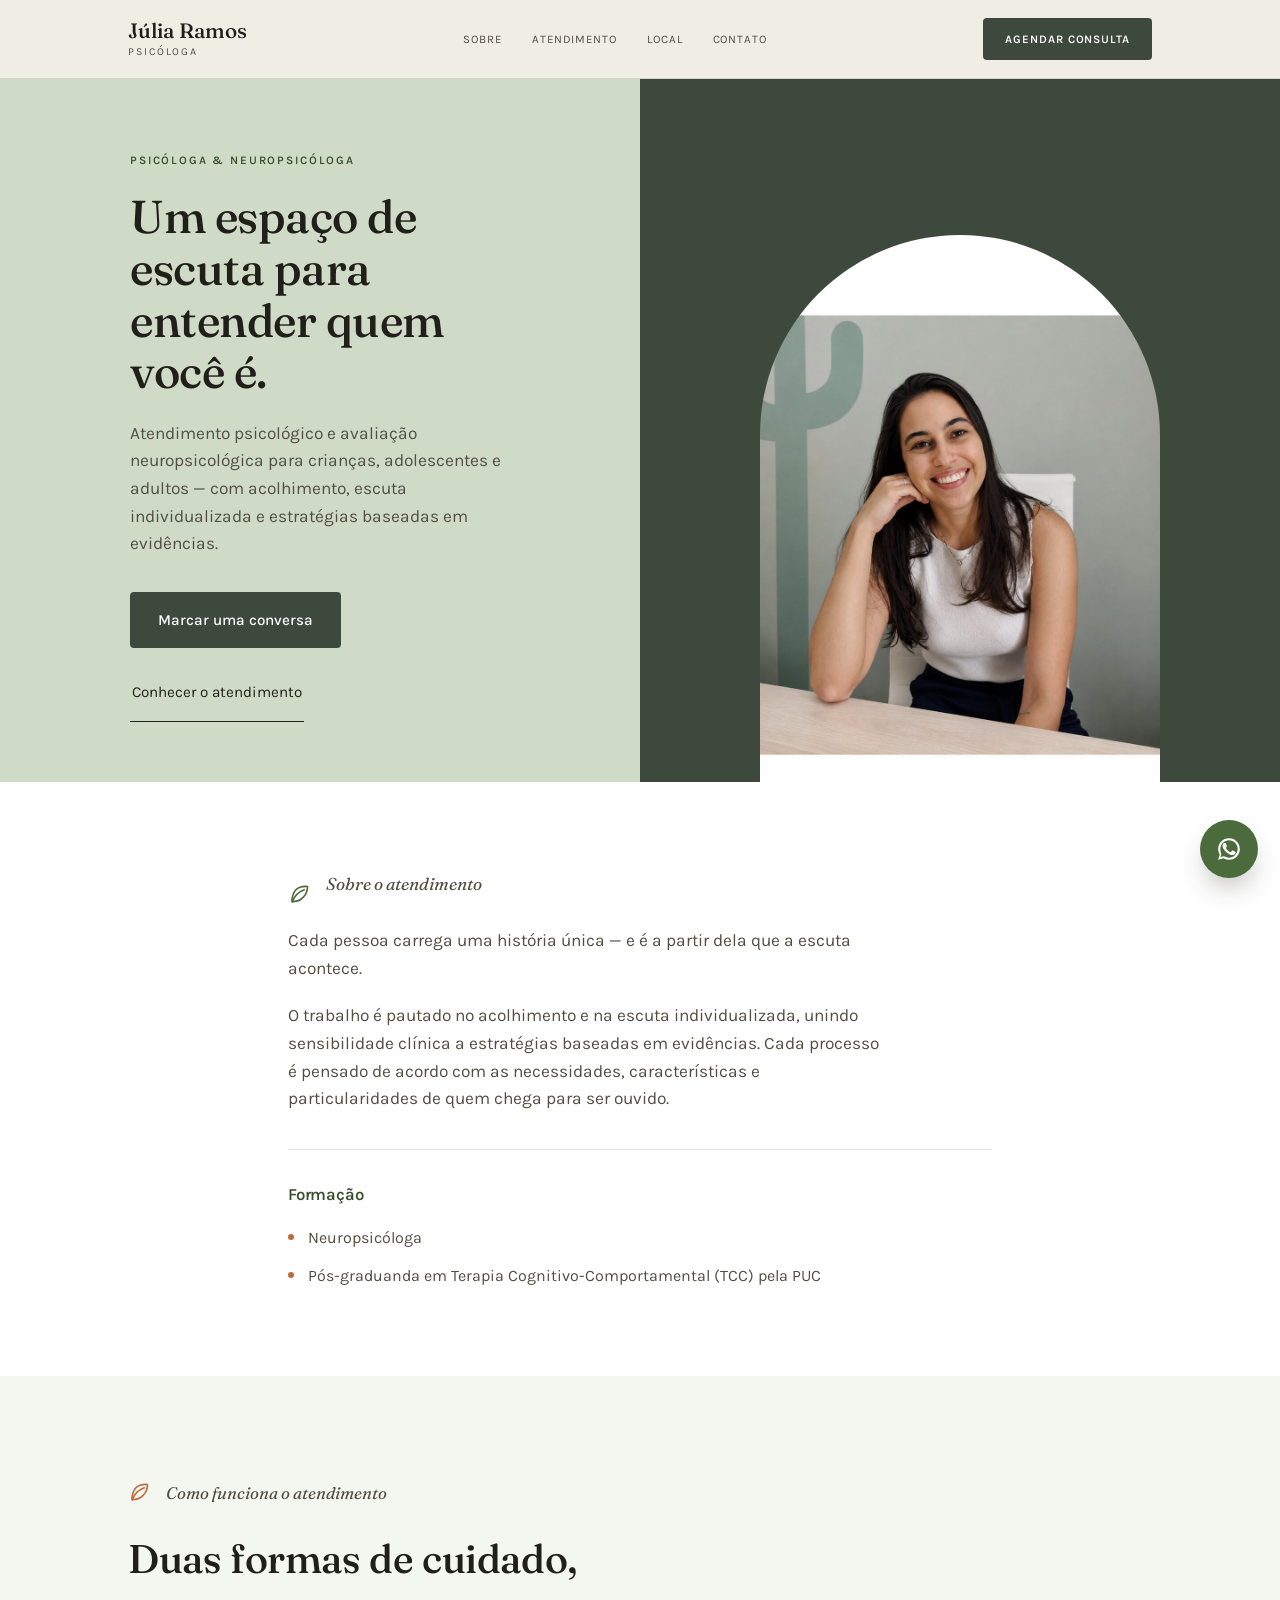
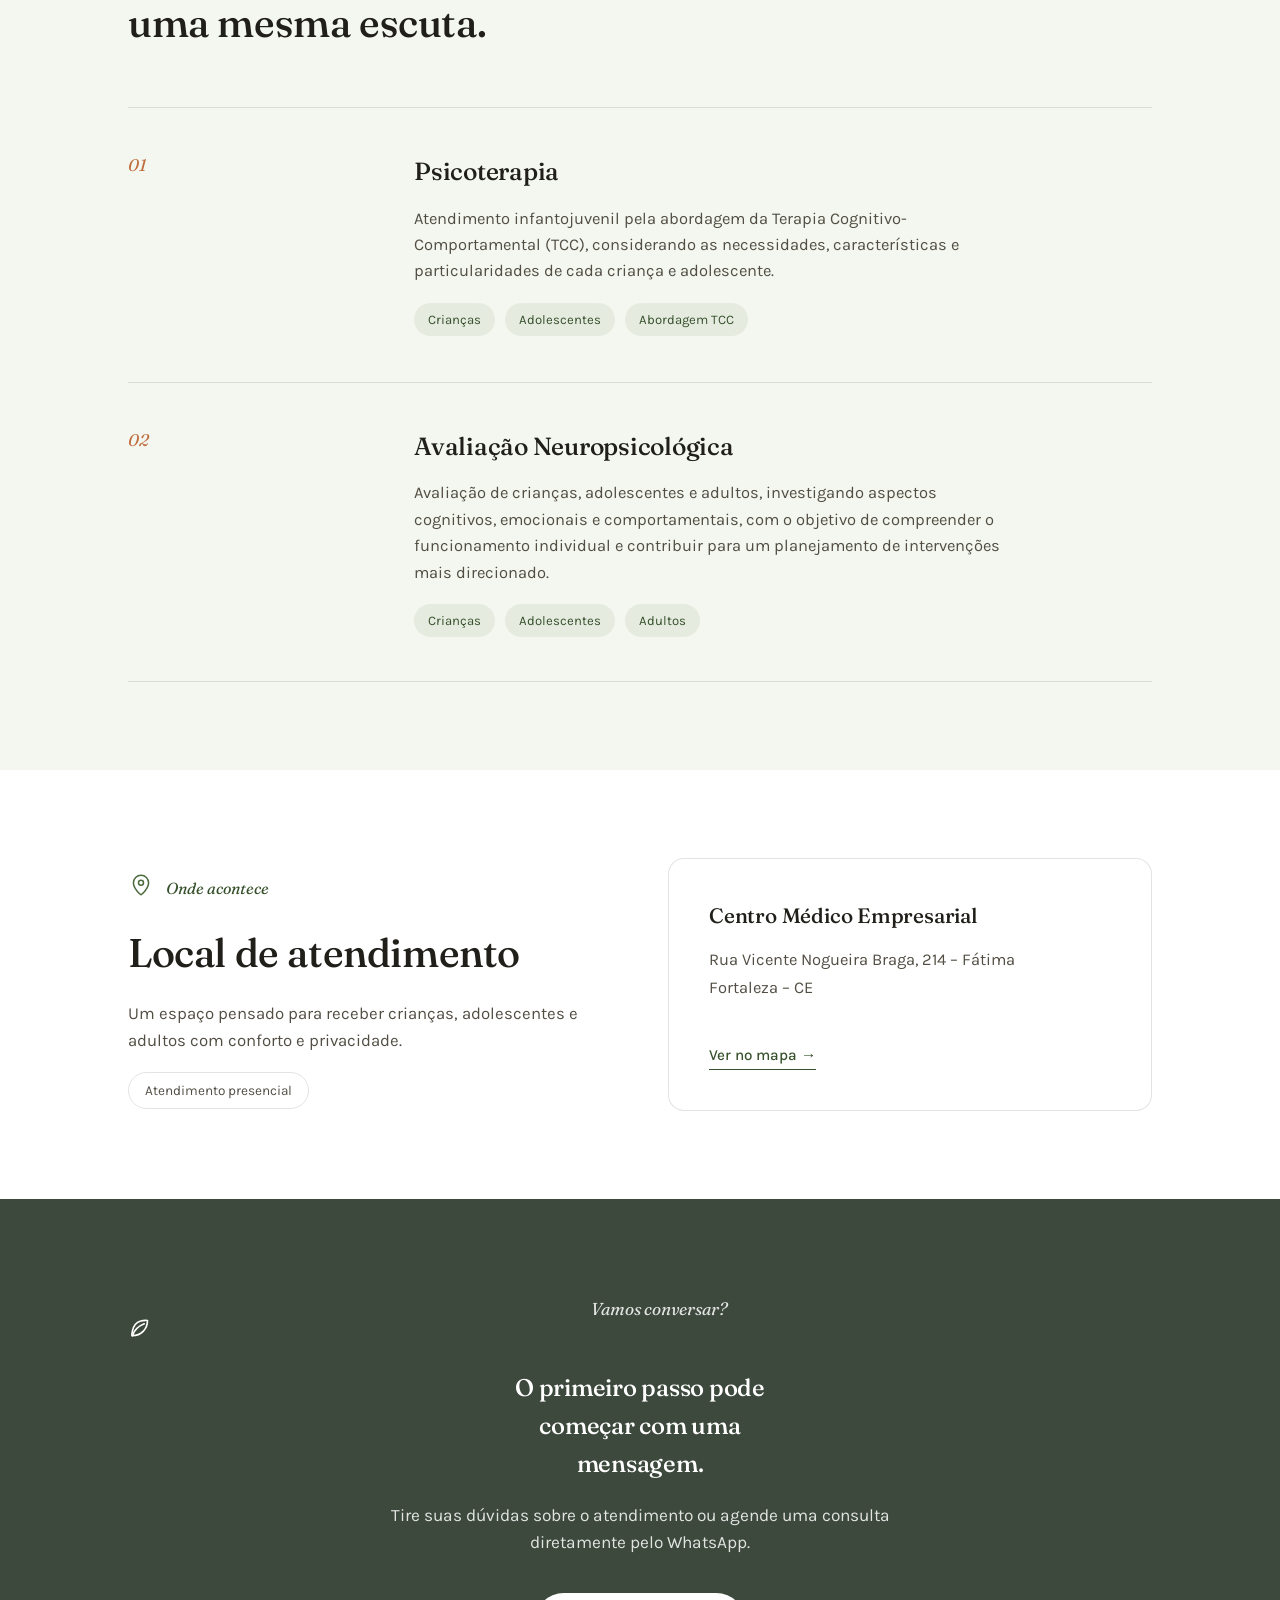
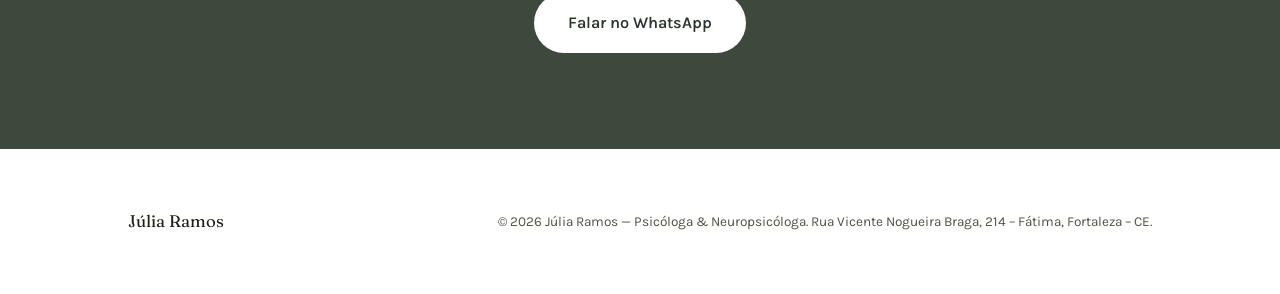
<file: index.html>
<!DOCTYPE html>
<html lang="pt-BR">
<head>
<meta charset="UTF-8">
<meta name="viewport" content="width=device-width, initial-scale=1.0">
<title>Júlia Ramos | Psicóloga e Neuropsicóloga</title>
<meta name="description" content="Atendimento psicológico e avaliação neuropsicológica para crianças, adolescentes e adultos, em Fortaleza.">
<link rel="canonical" href="https://julia-ramos.netlify.app/">
<meta property="og:type" content="website">
<meta property="og:site_name" content="Júlia Ramos">
<meta property="og:title" content="Júlia Ramos | Psicóloga e Neuropsicóloga">
<meta property="og:description" content="Atendimento psicológico e avaliação neuropsicológica para crianças, adolescentes e adultos, em Fortaleza.">
<meta property="og:url" content="https://julia-ramos.netlify.app/">
<meta property="og:image" content="https://julia-ramos.netlify.app/assets/foto-hero.jpg">
<meta property="og:locale" content="pt_BR">
<meta name="twitter:card" content="summary_large_image">
<script type="application/ld+json">
{
  "@context": "https://schema.org",
  "@type": "MedicalBusiness",
  "name": "Júlia Ramos - Psicóloga e Neuropsicóloga",
  "url": "https://julia-ramos.netlify.app/",
  "image": "https://julia-ramos.netlify.app/assets/foto-hero.jpg",
  "description": "Atendimento psicológico e avaliação neuropsicológica para crianças, adolescentes e adultos.",
  "address": {
    "@type": "PostalAddress",
    "streetAddress": "Rua Vicente Nogueira Braga, 214",
    "addressLocality": "Fortaleza",
    "addressRegion": "CE",
    "addressCountry": "BR"
  }
}
</script><link rel="preconnect" href="https://fonts.googleapis.com">
<link rel="preconnect" href="https://fonts.gstatic.com" crossorigin>
<link href="https://fonts.googleapis.com/css2?family=Fraunces:ital,opsz,wght@0,9..144,300;0,9..144,400;0,9..144,500;0,9..144,600;1,9..144,400;1,9..144,500&family=Karla:wght@300;400;500;600&display=swap" rel="stylesheet">
<link rel="stylesheet" href="style.css">
<link rel="icon" href="favicon.ico" sizes="any">
<link rel="icon" type="image/png" sizes="32x32" href="assets/favicon-32.png">
<link rel="icon" type="image/png" sizes="16x16" href="assets/favicon-16.png">
<link rel="apple-touch-icon" sizes="180x180" href="assets/apple-touch-icon.png">
<link rel="icon" type="image/png" sizes="512x512" href="assets/favicon-512.png">
</head>
<body>

<header>
  <div class="nav">
    <div class="brand">
      <span class="brand-name">Júlia Ramos</span>
      <span class="brand-sub">Psicóloga</span>
    </div>
    <nav class="links">
      <a href="#sobre">Sobre</a>
      <a href="#servicos">Atendimento</a>
      <a href="#local">Local</a>
      <a href="#contato">Contato</a>
    </nav>
    <a class="nav-cta" href="https://wa.me/558592596336?text=Ol%C3%A1%2C%20J%C3%BAlia%21%20Encontrei%20seu%20site%20e%20gostaria%20de%20agendar%20uma%20consulta." target="_blank" rel="noopener">Agendar consulta</a>
  </div>
</header>

<section class="hero-split">
  <div class="hero-left">
    <div class="hero-left-inner reveal">
      <p class="hero-eyebrow">Psicóloga &amp; Neuropsicóloga</p>
      <h1>Um espaço de escuta para entender quem você é.</h1>
      <p class="lede">Atendimento psicológico e avaliação neuropsicológica para crianças, adolescentes e adultos — com acolhimento, escuta individualizada e estratégias baseadas em evidências.</p>
      <div class="hero-actions">
        <a class="btn-primary" href="https://wa.me/558592596336?text=Ol%C3%A1%2C%20J%C3%BAlia%21%20Encontrei%20seu%20site%20e%20gostaria%20de%20agendar%20uma%20consulta." target="_blank" rel="noopener">
          Marcar uma conversa
        </a>
        <a class="btn-secondary" href="#servicos">Conhecer o atendimento</a>
      </div>
    </div>
  </div>
  <div class="hero-right">
    <div class="arch-photo">
      <img src="assets/foto-hero.jpg" alt="Júlia Ramos, psicóloga, sorrindo em seu consultório">
    </div>
  </div>
</section>

<section class="section" id="sobre">
  <div class="wrap about-grid">
    <div class="about-text reveal">
      <div class="kicker-row">
        <span class="scroll-icon" aria-hidden="true"><svg class="sway" viewBox="0 0 24 24" fill="none" stroke="var(--sage)" stroke-width="1.5" stroke-linecap="round" stroke-linejoin="round"><path d="M4 20c8 0 14-6 14-14 0 0-12-2-14 10-1 5 0 4 0 4z"/><path d="M4 20c2-6 6-9 11-11"/></svg></span>
        <p class="kicker">Sobre o atendimento</p>
      </div>
      <p>Cada pessoa carrega uma história única — e é a partir dela que a escuta acontece.</p>
      <p>O trabalho é pautado no acolhimento e na escuta individualizada, unindo sensibilidade clínica a estratégias baseadas em evidências. Cada processo é pensado de acordo com as necessidades, características e particularidades de quem chega para ser ouvido.</p>
      <div class="formacao">
        <h3>Formação</h3>
        <ul>
          <li>Neuropsicóloga</li>
          <li>Pós-graduanda em Terapia Cognitivo-Comportamental (TCC) pela PUC</li>
        </ul>
      </div>
    </div>
  </div>
</section>

<section class="section section-alt" id="servicos">
  <div class="wrap">
    <div class="section-head">
      <div class="kicker-row">
        <span class="scroll-icon" aria-hidden="true"><svg class="sway" viewBox="0 0 24 24" fill="none" stroke="var(--peach-deep)" stroke-width="1.5" stroke-linecap="round" stroke-linejoin="round"><path d="M4 20c8 0 14-6 14-14 0 0-12-2-14 10-1 5 0 4 0 4z"/><path d="M4 20c2-6 6-9 11-11"/></svg></span>
        <p class="kicker">Como funciona o atendimento</p>
      </div>
      <h2>Duas formas de cuidado, uma mesma escuta.</h2>
    </div>
    <div class="services">
      <div class="service-row reveal">
        <div class="service-num">01</div>
        <div>
          <h3>Psicoterapia</h3>
          <p>Atendimento infantojuvenil pela abordagem da Terapia Cognitivo-Comportamental (TCC), considerando as necessidades, características e particularidades de cada criança e adolescente.</p>
          <div class="service-tags">
            <span>Crianças</span>
            <span>Adolescentes</span>
            <span>Abordagem TCC</span>
          </div>
        </div>
      </div>
      <div class="service-row reveal" style="transition-delay:.12s;">
        <div class="service-num">02</div>
        <div>
          <h3>Avaliação Neuropsicológica</h3>
          <p>Avaliação de crianças, adolescentes e adultos, investigando aspectos cognitivos, emocionais e comportamentais, com o objetivo de compreender o funcionamento individual e contribuir para um planejamento de intervenções mais direcionado.</p>
          <div class="service-tags">
            <span>Crianças</span>
            <span>Adolescentes</span>
            <span>Adultos</span>
          </div>
        </div>
      </div>
    </div>
  </div>
</section>

<section class="section" id="local">
  <div class="wrap location-grid">
    <div class="reveal">
      <div class="kicker-row">
        <span class="scroll-icon" aria-hidden="true"><svg class="sway" viewBox="0 0 24 24" fill="none" stroke="var(--sage)" stroke-width="1.4" stroke-linecap="round"><path d="M12 21s-7-5.2-7-11a7 7 0 0114 0c0 5.8-7 11-7 11z"/><circle cx="12" cy="10" r="2.3"/></svg></span>
        <p class="kicker">Onde acontece</p>
      </div>
      <h2>Local de atendimento</h2>
      <p style="color:var(--ink-soft); margin-top:16px; font-size:1.05rem; max-width:48ch;">Um espaço pensado para receber crianças, adolescentes e adultos com conforto e privacidade.</p>
      <div class="modalities">
        <span>Atendimento presencial</span>
      </div>
    </div>
    <div class="location-card reveal" style="transition-delay:.12s;">
      <h3>Centro Médico Empresarial</h3>
      <p class="addr">Rua Vicente Nogueira Braga, 214 – Fátima<br>Fortaleza – CE</p>
      <a class="location-map-link" href="https://www.google.com/maps/search/?api=1&query=Rua+Vicente+Nogueira+Braga+214+F%C3%A1tima+Fortaleza" target="_blank" rel="noopener">
        Ver no mapa →
      </a>
    </div>
  </div>
</section>

<section class="cta-section" id="contato">
  <div class="wrap reveal">
    <div class="kicker-row" style="justify-content:center;">
      <span class="scroll-icon" aria-hidden="true"><svg class="sway" viewBox="0 0 24 24" fill="none" stroke="#fff" stroke-width="1.5" stroke-linecap="round" stroke-linejoin="round"><path d="M4 20c8 0 14-6 14-14 0 0-12-2-14 10-1 5 0 4 0 4z"/><path d="M4 20c2-6 6-9 11-11"/></svg></span>
      <p class="kicker" style="color:rgba(255,255,255,0.85);">Vamos conversar?</p>
    </div>
    <h2>O primeiro passo pode começar com uma mensagem.</h2>
    <p>Tire suas dúvidas sobre o atendimento ou agende uma consulta diretamente pelo WhatsApp.</p>
    <a class="btn-light" href="https://wa.me/558592596336?text=Ol%C3%A1%2C%20J%C3%BAlia%21%20Encontrei%20seu%20site%20e%20gostaria%20de%20agendar%20uma%20consulta." target="_blank" rel="noopener">
      Falar no WhatsApp
    </a>
  </div>
</section>

<footer>
  <div class="wrap footer-grid">
    <div class="footer-brand">
      <span class="brand-name" style="font-size:1.05rem;">Júlia Ramos</span>
    </div>
    <p class="fine">© 2026 Júlia Ramos — Psicóloga &amp; Neuropsicóloga. Rua Vicente Nogueira Braga, 214 – Fátima, Fortaleza – CE.</p>
  </div>
</footer>

<a class="wa-float" href="https://wa.me/558592596336?text=Ol%C3%A1%2C%20J%C3%BAlia%21%20Encontrei%20seu%20site%20e%20gostaria%20de%20agendar%20uma%20consulta." target="_blank" rel="noopener" aria-label="Conversar no WhatsApp">
  <svg viewBox="0 0 24 24" fill="currentColor"><path d="M17.472 14.382c-.297-.149-1.758-.867-2.03-.967-.273-.099-.471-.148-.67.15-.197.297-.767.966-.94 1.164-.173.199-.347.223-.644.075-.297-.15-1.255-.463-2.39-1.475-.883-.788-1.48-1.761-1.653-2.059-.173-.297-.018-.458.13-.606.134-.133.298-.347.446-.52.149-.174.198-.298.298-.497.099-.198.05-.371-.025-.52-.075-.149-.669-1.612-.916-2.207-.242-.579-.487-.5-.669-.51-.173-.008-.371-.01-.57-.01-.198 0-.52.074-.792.372-.272.297-1.04 1.016-1.04 2.479 0 1.462 1.065 2.875 1.213 3.074.149.198 2.096 3.2 5.077 4.487.709.306 1.262.489 1.694.625.712.226 1.36.194 1.872.118.571-.085 1.758-.719 2.006-1.413.248-.694.248-1.289.173-1.413-.074-.124-.272-.198-.57-.347z"/><path d="M12.001 2C6.478 2 2 6.478 2 12c0 1.887.525 3.649 1.436 5.152L2 22l4.973-1.406A9.96 9.96 0 0012 22c5.523 0 10-4.478 10-10S17.523 2 12.001 2zm0 18c-1.6 0-3.13-.418-4.467-1.213l-.32-.19-3.11.88.888-3.037-.208-.312A7.94 7.94 0 014 12c0-4.411 3.589-8 8.001-8C16.412 4 20 7.589 20 12s-3.588 8-7.999 8z"/></svg>
</a>

<script src="script.js"></script>
</body>
</html>
</file>
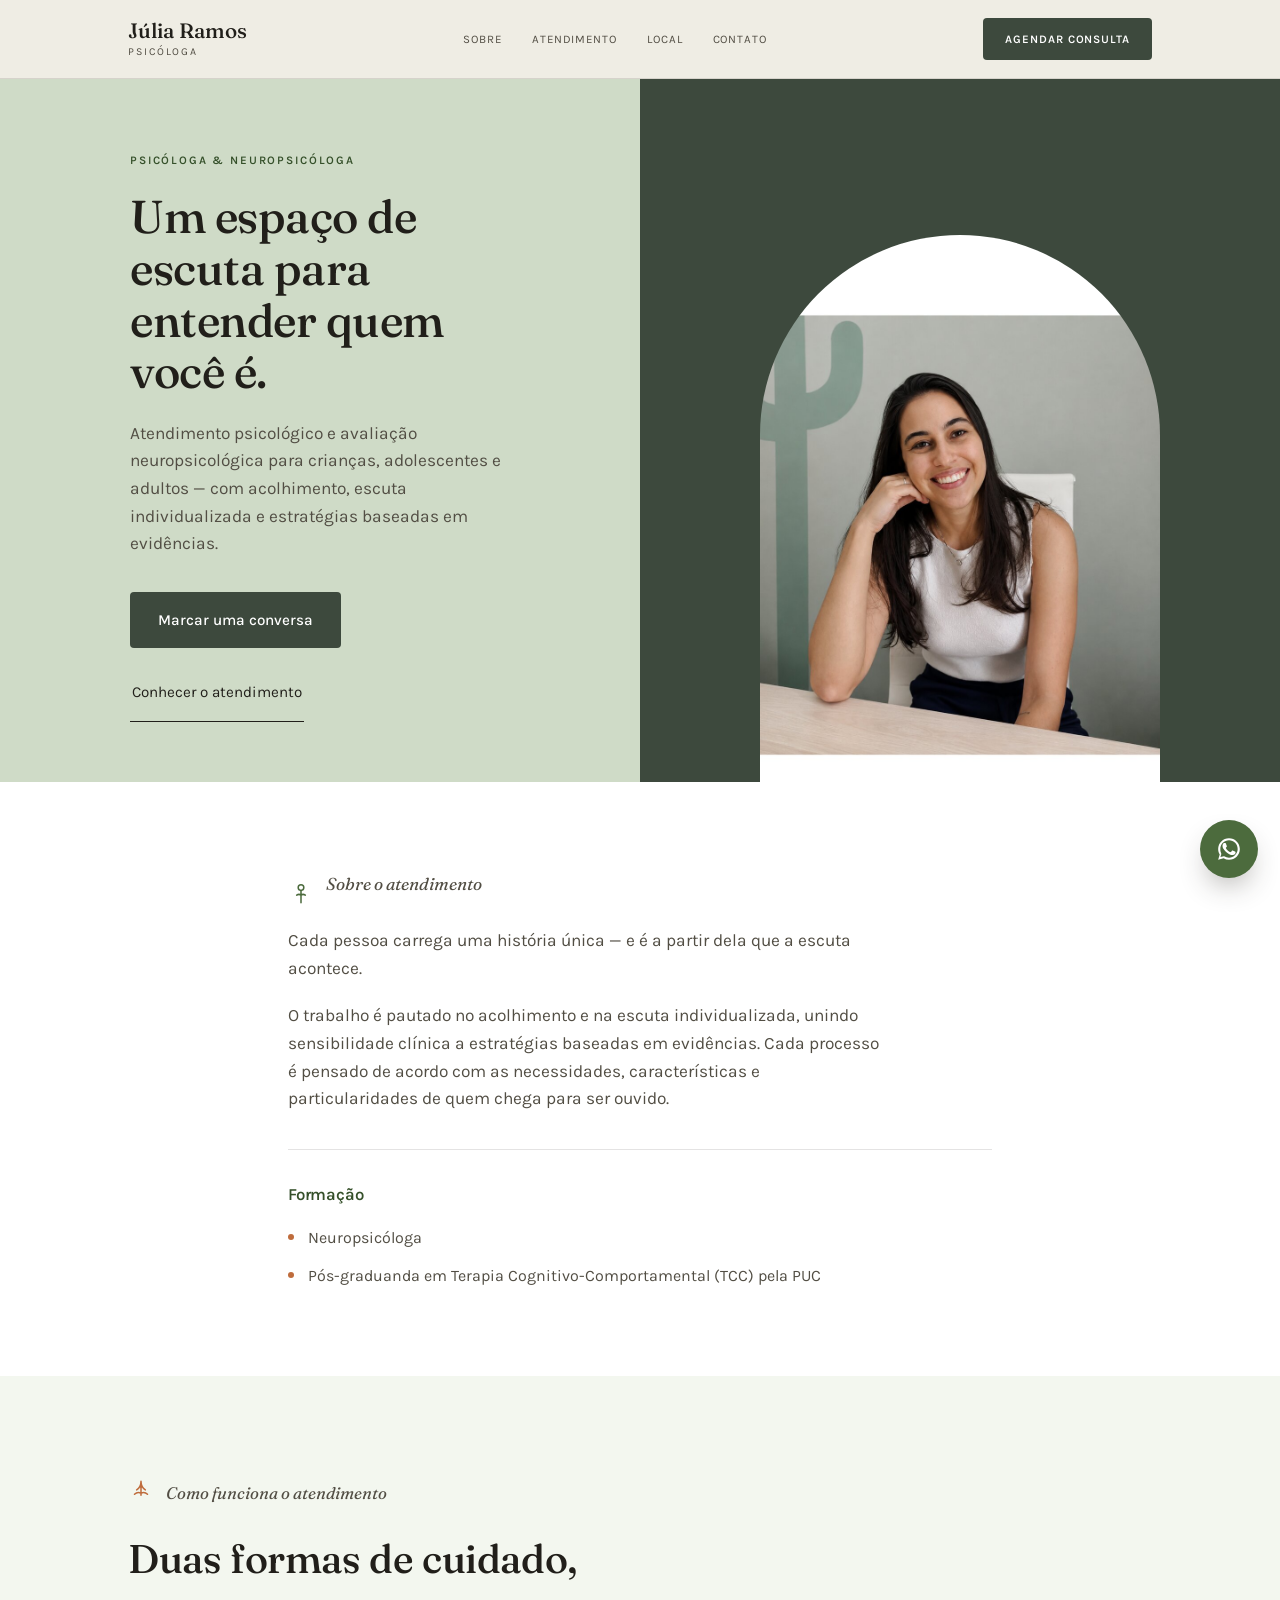
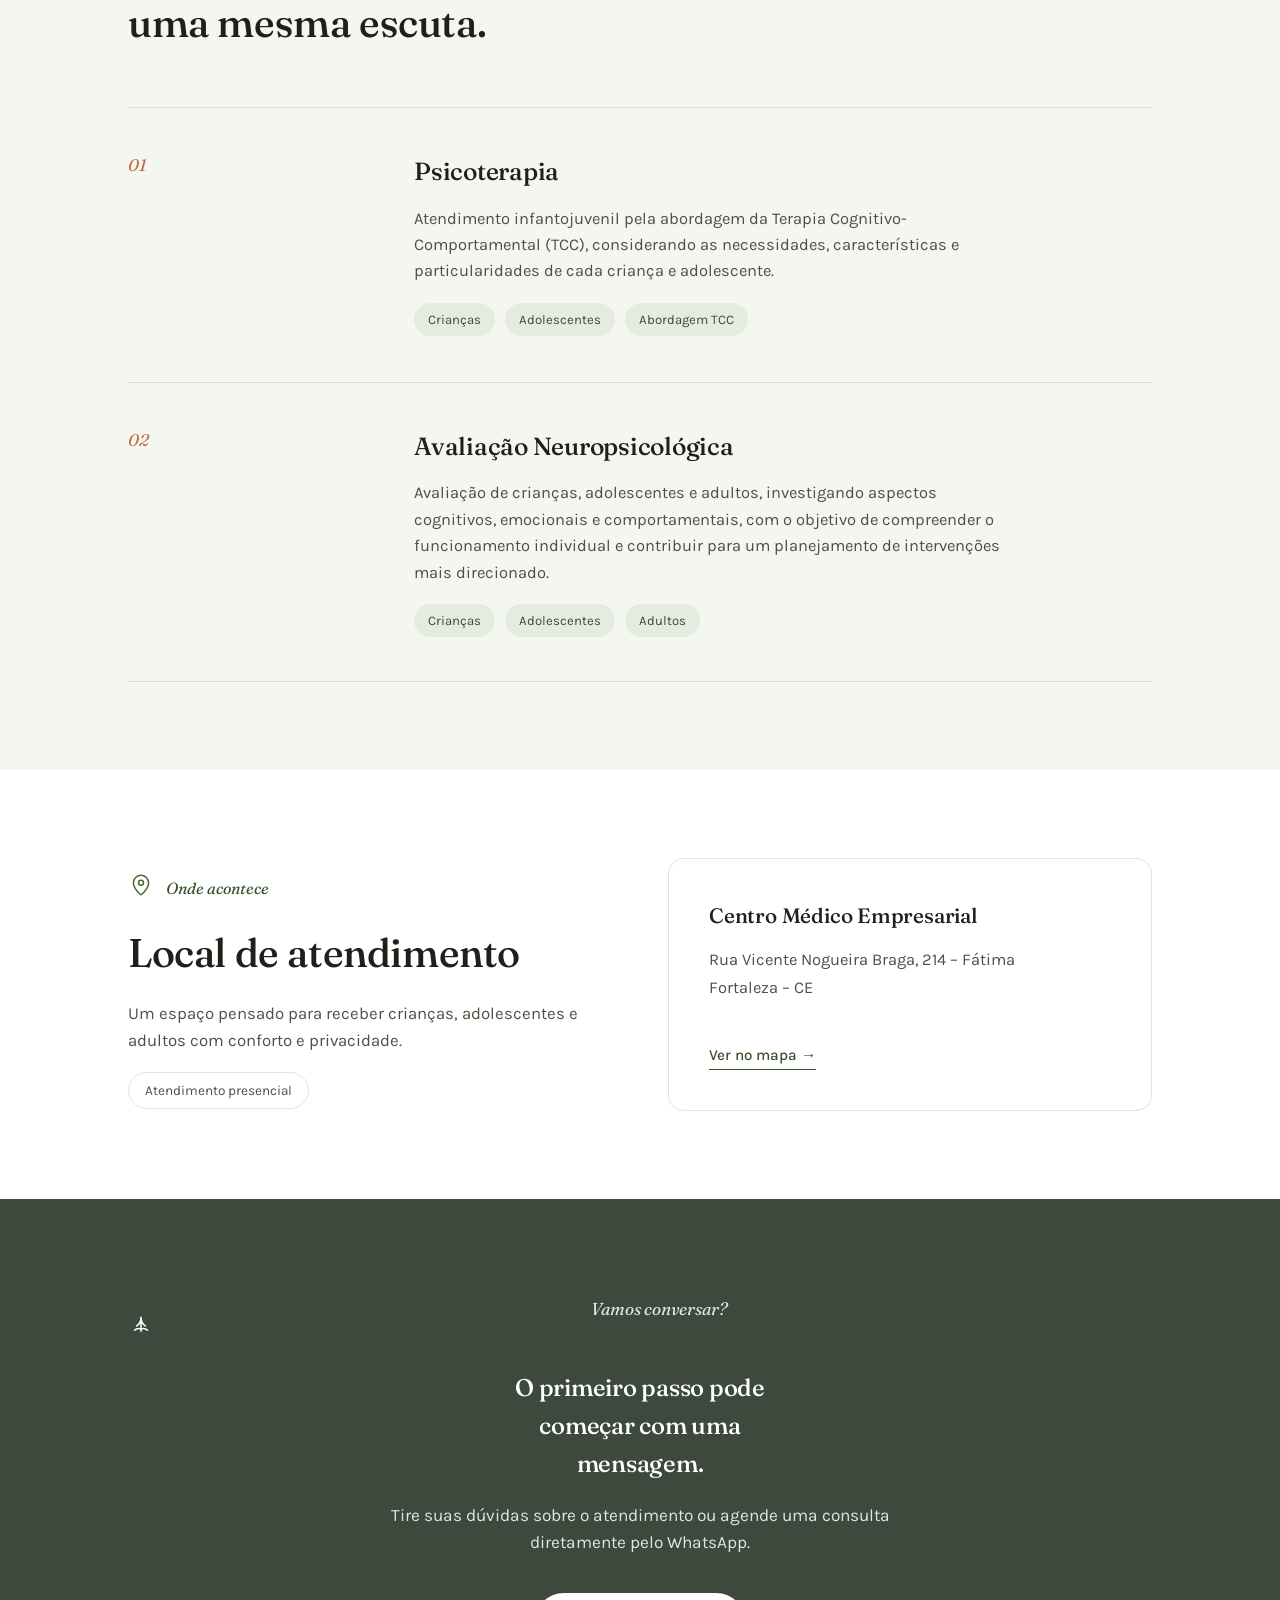
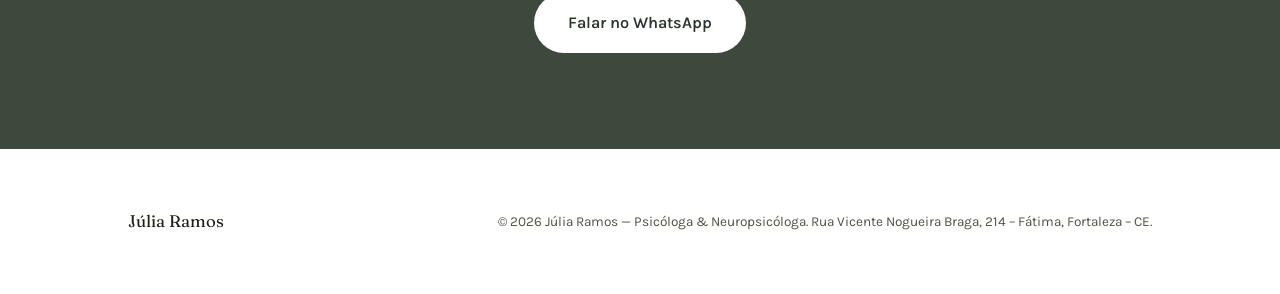
<file: index (1).html>
<!DOCTYPE html>
<html lang="pt-BR">
<head>
<meta charset="UTF-8">
<meta name="viewport" content="width=device-width, initial-scale=1.0">
<title>Júlia Ramos | Psicóloga e Neuropsicóloga</title>
<meta name="description" content="Atendimento psicológico e avaliação neuropsicológica para crianças, adolescentes e adultos, em Fortaleza.">
<link rel="preconnect" href="https://fonts.googleapis.com">
<link rel="preconnect" href="https://fonts.gstatic.com" crossorigin>
<link href="https://fonts.googleapis.com/css2?family=Fraunces:ital,opsz,wght@0,9..144,300;0,9..144,400;0,9..144,500;0,9..144,600;1,9..144,400;1,9..144,500&family=Karla:wght@300;400;500;600&display=swap" rel="stylesheet">
<link rel="stylesheet" href="style.css">
</head>
<body>

<header>
  <div class="nav">
    <div class="brand">
      <span class="brand-name">Júlia Ramos</span>
      <span class="brand-sub">Psicóloga</span>
    </div>
    <nav class="links">
      <a href="#sobre">Sobre</a>
      <a href="#servicos">Atendimento</a>
      <a href="#local">Local</a>
      <a href="#contato">Contato</a>
    </nav>
    <a class="nav-cta" href="https://wa.me/558592596336" target="_blank" rel="noopener">Agendar consulta</a>
  </div>
</header>

<section class="hero-split">
  <div class="hero-left">
    <div class="hero-left-inner reveal">
      <p class="hero-eyebrow">Psicóloga &amp; Neuropsicóloga</p>
      <h1>Um espaço de escuta para entender quem você é.</h1>
      <p class="lede">Atendimento psicológico e avaliação neuropsicológica para crianças, adolescentes e adultos — com acolhimento, escuta individualizada e estratégias baseadas em evidências.</p>
      <div class="hero-actions">
        <a class="btn-primary" href="https://wa.me/558592596336" target="_blank" rel="noopener">
          Marcar uma conversa
        </a>
        <a class="btn-secondary" href="#servicos">Conhecer o atendimento</a>
      </div>
    </div>
  </div>
  <div class="hero-right">
    <div class="arch-photo">
      <img src="assets/foto-hero.jpg" alt="Júlia Ramos, psicóloga, sorrindo em seu consultório">
    </div>
  </div>
</section>

<section class="section" id="sobre">
  <div class="wrap about-grid">
    <div class="about-text reveal">
      <div class="kicker-row">
        <span class="scroll-icon" aria-hidden="true"><svg class="sway" viewBox="0 0 24 24" fill="none" stroke="var(--sage)" stroke-width="1.4" stroke-linecap="round"><circle cx="12" cy="7" r="2.6"/><path d="M12 9.6V21M8 14c1.5-1 2.7-1 4 0M16 14c-1.5-1-2.7-1-4 0"/></svg></span>
        <p class="kicker">Sobre o atendimento</p>
      </div>
      <p>Cada pessoa carrega uma história única — e é a partir dela que a escuta acontece.</p>
      <p>O trabalho é pautado no acolhimento e na escuta individualizada, unindo sensibilidade clínica a estratégias baseadas em evidências. Cada processo é pensado de acordo com as necessidades, características e particularidades de quem chega para ser ouvido.</p>
      <div class="formacao">
        <h3>Formação</h3>
        <ul>
          <li>Neuropsicóloga</li>
          <li>Pós-graduanda em Terapia Cognitivo-Comportamental (TCC) pela PUC</li>
        </ul>
      </div>
    </div>
  </div>
</section>

<section class="section section-alt" id="servicos">
  <div class="wrap">
    <div class="section-head">
      <div class="kicker-row">
        <span class="scroll-icon" aria-hidden="true"><svg class="sway" viewBox="0 0 24 24" fill="none" stroke="var(--peach-deep)" stroke-width="1.4" stroke-linecap="round"><path d="M12 3c0 4-1 6-4 8m4-8c0 4 1 6 4 8m-4-8v13M6 15c2-2 4-2 6-1m6 1c-2-2-4-2-6-1"/></svg></span>
        <p class="kicker">Como funciona o atendimento</p>
      </div>
      <h2>Duas formas de cuidado, uma mesma escuta.</h2>
    </div>
    <div class="services">
      <div class="service-row reveal">
        <div class="service-num">01</div>
        <div>
          <h3>Psicoterapia</h3>
          <p>Atendimento infantojuvenil pela abordagem da Terapia Cognitivo-Comportamental (TCC), considerando as necessidades, características e particularidades de cada criança e adolescente.</p>
          <div class="service-tags">
            <span>Crianças</span>
            <span>Adolescentes</span>
            <span>Abordagem TCC</span>
          </div>
        </div>
      </div>
      <div class="service-row reveal" style="transition-delay:.12s;">
        <div class="service-num">02</div>
        <div>
          <h3>Avaliação Neuropsicológica</h3>
          <p>Avaliação de crianças, adolescentes e adultos, investigando aspectos cognitivos, emocionais e comportamentais, com o objetivo de compreender o funcionamento individual e contribuir para um planejamento de intervenções mais direcionado.</p>
          <div class="service-tags">
            <span>Crianças</span>
            <span>Adolescentes</span>
            <span>Adultos</span>
          </div>
        </div>
      </div>
    </div>
  </div>
</section>

<section class="section" id="local">
  <div class="wrap location-grid">
    <div class="reveal">
      <div class="kicker-row">
        <span class="scroll-icon" aria-hidden="true"><svg class="sway" viewBox="0 0 24 24" fill="none" stroke="var(--sage)" stroke-width="1.4" stroke-linecap="round"><path d="M12 21s-7-5.2-7-11a7 7 0 0114 0c0 5.8-7 11-7 11z"/><circle cx="12" cy="10" r="2.3"/></svg></span>
        <p class="kicker">Onde acontece</p>
      </div>
      <h2>Local de atendimento</h2>
      <p style="color:var(--ink-soft); margin-top:16px; font-size:1.05rem; max-width:48ch;">Um espaço pensado para receber crianças, adolescentes e adultos com conforto e privacidade.</p>
      <div class="modalities">
        <span>Atendimento presencial</span>
      </div>
    </div>
    <div class="location-card reveal" style="transition-delay:.12s;">
      <h3>Centro Médico Empresarial</h3>
      <p class="addr">Rua Vicente Nogueira Braga, 214 – Fátima<br>Fortaleza – CE</p>
      <a class="location-map-link" href="https://www.google.com/maps/search/?api=1&query=Rua+Vicente+Nogueira+Braga+214+F%C3%A1tima+Fortaleza" target="_blank" rel="noopener">
        Ver no mapa →
      </a>
    </div>
  </div>
</section>

<section class="cta-section" id="contato">
  <div class="wrap reveal">
    <div class="kicker-row" style="justify-content:center;">
      <span class="scroll-icon" aria-hidden="true"><svg class="sway" viewBox="0 0 24 24" fill="none" stroke="#fff" stroke-width="1.4" stroke-linecap="round"><path d="M12 3c0 4-1 6-4 8m4-8c0 4 1 6 4 8m-4-8v13M6 15c2-2 4-2 6-1m6 1c-2-2-4-2-6-1"/></svg></span>
      <p class="kicker" style="color:rgba(255,255,255,0.85);">Vamos conversar?</p>
    </div>
    <h2>O primeiro passo pode começar com uma mensagem.</h2>
    <p>Tire suas dúvidas sobre o atendimento ou agende uma consulta diretamente pelo WhatsApp.</p>
    <a class="btn-light" href="https://wa.me/558592596336" target="_blank" rel="noopener">
      Falar no WhatsApp
    </a>
  </div>
</section>

<footer>
  <div class="wrap footer-grid">
    <div class="footer-brand">
      <span class="brand-name" style="font-size:1.05rem;">Júlia Ramos</span>
    </div>
    <p class="fine">© 2026 Júlia Ramos — Psicóloga &amp; Neuropsicóloga. Rua Vicente Nogueira Braga, 214 – Fátima, Fortaleza – CE.</p>
  </div>
</footer>

<a class="wa-float" href="https://wa.me/558592596336" target="_blank" rel="noopener" aria-label="Conversar no WhatsApp">
  <svg viewBox="0 0 24 24" fill="currentColor"><path d="M17.472 14.382c-.297-.149-1.758-.867-2.03-.967-.273-.099-.471-.148-.67.15-.197.297-.767.966-.94 1.164-.173.199-.347.223-.644.075-.297-.15-1.255-.463-2.39-1.475-.883-.788-1.48-1.761-1.653-2.059-.173-.297-.018-.458.13-.606.134-.133.298-.347.446-.52.149-.174.198-.298.298-.497.099-.198.05-.371-.025-.52-.075-.149-.669-1.612-.916-2.207-.242-.579-.487-.5-.669-.51-.173-.008-.371-.01-.57-.01-.198 0-.52.074-.792.372-.272.297-1.04 1.016-1.04 2.479 0 1.462 1.065 2.875 1.213 3.074.149.198 2.096 3.2 5.077 4.487.709.306 1.262.489 1.694.625.712.226 1.36.194 1.872.118.571-.085 1.758-.719 2.006-1.413.248-.694.248-1.289.173-1.413-.074-.124-.272-.198-.57-.347z"/><path d="M12.001 2C6.478 2 2 6.478 2 12c0 1.887.525 3.649 1.436 5.152L2 22l4.973-1.406A9.96 9.96 0 0012 22c5.523 0 10-4.478 10-10S17.523 2 12.001 2zm0 18c-1.6 0-3.13-.418-4.467-1.213l-.32-.19-3.11.88.888-3.037-.208-.312A7.94 7.94 0 014 12c0-4.411 3.589-8 8.001-8C16.412 4 20 7.589 20 12s-3.588 8-7.999 8z"/></svg>
</a>

<script src="script.js"></script>
</body>
</html>
</file>
<file: style.css>
:root{
    --sage: #4c6b3d;
    --sage-deep: #35502a;
    --sage-pale: #cfdbc7;
    --charcoal: #3d493d;
    --charcoal-deep: #2b352c;
    --peach: #dd8f5f;
    --peach-deep: #bf6c3c;
    --sand: #ffffff;
    --sand-warm: #f3f7ef;
    --nav-bg: #eeece3;
    --ink: #211f1a;
    --ink-soft: #524e44;
    --line: rgba(33,31,26,0.12);
    --max: 1080px;
  }
  *{box-sizing:border-box;}
  html{scroll-behavior:smooth;}
  body{
    margin:0;
    background:var(--sand);
    color:var(--ink);
    font-family:'Karla', sans-serif;
    font-weight:400;
    line-height:1.6;
    -webkit-font-smoothing:antialiased;
  }
  h1,h2,h3,.serif{
    font-family:'Fraunces', serif;
    font-weight:500;
    letter-spacing:-0.01em;
    margin:0;
  }
  a{color:inherit;}
  img{max-width:100%;display:block;}
  .wrap{max-width:var(--max); margin:0 auto; padding:0 28px;}

  /* focus visibility */
  a:focus-visible, button:focus-visible{outline:2px solid var(--sage-deep); outline-offset:3px;}

  @media (prefers-reduced-motion: reduce){
    *{animation:none !important; transition:none !important;}
  }

  /* ---------- NAV ---------- */
  header{
    position:sticky; top:0; z-index:50;
    background:rgba(238,236,227,0.94);
    backdrop-filter:blur(6px);
    border-bottom:1px solid var(--line);
  }
  .nav{
    display:flex; align-items:center; justify-content:space-between;
    padding:18px 28px; max-width:var(--max); margin:0 auto;
  }
  .brand{display:flex; flex-direction:column; gap:1px; line-height:1;}
  .brand .brand-name{font-family:'Fraunces',serif; font-size:1.3rem; font-weight:500; color:var(--ink);}
  .brand .brand-sub{font-size:0.66rem; letter-spacing:0.18em; text-transform:uppercase; color:var(--ink-soft); margin-top:4px;}
  nav.links{display:flex; gap:30px; font-size:0.72rem; letter-spacing:0.08em; text-transform:uppercase;}
  nav.links a{text-decoration:none; color:var(--ink-soft); transition:color .2s;}
  nav.links a:hover{color:var(--sage-deep);}
  .nav-cta{
    display:inline-flex; align-items:center; gap:8px;
    background:var(--charcoal); color:#fff; text-decoration:none;
    padding:12px 22px; border-radius:4px; font-size:0.72rem; font-weight:600;
    letter-spacing:0.08em; text-transform:uppercase;
    transition:background .2s, transform .2s;
    white-space:nowrap;
  }
  .nav-cta:hover{background:var(--charcoal-deep); transform:translateY(-1px);}
  .menu-toggle{display:none;}

  /* ---------- HERO (split blocks) ---------- */
  .hero-split{
    display:grid; grid-template-columns:1fr 1fr;
    min-height:78vh;
  }
  .hero-left{
    background:var(--sage-pale);
    display:flex; align-items:center;
  }
  .hero-left-inner{
    max-width:460px; margin:0 auto; padding:60px 40px;
  }
  .hero-eyebrow{
    font-size:0.72rem; letter-spacing:0.16em; text-transform:uppercase;
    color:var(--sage-deep); font-weight:600;
  }
  .hero-left h1{
    font-size:clamp(2.3rem, 3.6vw, 3.15rem);
    line-height:1.12;
    color:var(--ink);
    margin-top:22px;
  }
  .hero-left p.lede{
    margin-top:22px; font-size:1.08rem; color:var(--ink-soft); max-width:42ch;
  }
  .hero-actions{display:flex; gap:16px; margin-top:34px; flex-wrap:wrap;}
  .btn-primary{
    display:inline-flex; align-items:center; gap:10px;
    background:var(--charcoal); color:#fff; text-decoration:none;
    padding:16px 28px; border-radius:4px; font-size:0.95rem; font-weight:500;
    transition:background .2s, transform .2s;
  }
  .btn-primary:hover{background:var(--charcoal-deep); transform:translateY(-1px);}
  .btn-secondary{
    display:inline-flex; align-items:center; gap:8px;
    color:var(--ink); text-decoration:none; border-bottom:1px solid var(--ink);
    padding:16px 2px; font-size:0.95rem;
    transition:opacity .2s;
  }
  .btn-secondary:hover{opacity:0.6;}

  .hero-right{
    background:var(--charcoal);
    display:flex; align-items:flex-end; justify-content:center;
    position:relative; overflow:hidden; padding-top:48px;
  }
  .arch-photo{
    width:74%; max-width:400px; aspect-ratio:3/4.1;
    border-radius:260px 260px 0 0; overflow:hidden;
  }
  .arch-photo img{width:100%; height:100%; object-fit:cover; object-position:top center;}

  /* decorative flourish echoing the logo mark */
  .bloom{position:absolute; opacity:0.5; pointer-events:none;}
  .bloom svg{width:100%; height:100%;}

  /* scroll-triggered botanical icon, echoing the head+flower mark in the logo */
  .kicker-row{display:flex; align-items:center; gap:12px; margin-bottom:10px;}
  .scroll-icon{
    display:inline-flex; width:26px; height:26px; flex-shrink:0;
    opacity:0; transform:scale(0.4) rotate(-30deg);
    transition:opacity .7s ease, transform .7s cubic-bezier(.34,1.56,.64,1);
  }
  .scroll-icon svg{width:100%; height:100%;}
  .scroll-icon.in-view{opacity:1; transform:scale(1) rotate(0deg);}
  .scroll-icon.in-view .sway{animation:sway 4.5s ease-in-out infinite;}

  /* scroll-reveal for content blocks (sections, cards, rows) */
  .reveal{
    opacity:0; transform:translateY(28px);
    transition:opacity .8s ease, transform .8s cubic-bezier(.22,.7,.25,1);
  }
  .reveal.in-view{opacity:1; transform:translateY(0);}
  .kicker{margin-bottom:0;}
  @keyframes sway{
    0%,100%{transform:rotate(-5deg);}
    50%{transform:rotate(5deg);}
  }

  /* ---------- SECTION HEADERS ---------- */
  .section{padding:88px 0;}
  .section-alt{background:var(--sand-warm);}
  .kicker{
    font-family:'Fraunces',serif; font-style:italic; color:var(--sage-deep);
    font-size:1rem; margin-bottom:10px;
  }
  .section h2{
    font-size:clamp(1.9rem, 3.4vw, 2.5rem); max-width:20ch;
  }
  .section-head{margin-bottom:52px; max-width:640px;}
  .section-head p{color:var(--ink-soft); margin-top:16px; font-size:1.05rem;}

  /* ---------- ABOUT ---------- */
  .about-grid{
    display:grid; grid-template-columns:1fr; gap:64px; align-items:start; max-width:760px;
  }
  .about-text p{font-size:1.08rem; color:var(--ink-soft); margin:0 0 20px; max-width:60ch;}
  .about-text p:first-child{
    font-family:'Fraunces',serif; font-size:1.3rem; color:var(--ink); font-weight:400; line-height:1.5;
  }
  .formacao{
    margin-top:36px; padding-top:32px; border-top:1px solid var(--line);
  }
  .formacao h3{font-size:1.05rem; font-family:'Karla',sans-serif; font-weight:600; text-transform:none; margin-bottom:16px; color:var(--sage-deep);}
  .formacao ul{list-style:none; padding:0; margin:0; display:flex; flex-direction:column; gap:12px;}
  .formacao li{
    display:flex; gap:14px; font-size:1rem; color:var(--ink-soft);
  }
  .formacao li::before{
    content:""; width:6px; height:6px; border-radius:50%; background:var(--peach-deep);
    margin-top:9px; flex-shrink:0;
  }

  /* ---------- SERVICES ---------- */
  .services{display:flex; flex-direction:column; gap:2px;}
  .service-row{
    display:grid; grid-template-columns:0.5fr 1.5fr; gap:40px;
    padding:44px 0; border-top:1px solid var(--line);
  }
  .services .service-row:last-child{border-bottom:1px solid var(--line);}
  .service-num{
    font-family:'Fraunces',serif; font-style:italic; font-size:1.05rem; color:var(--peach-deep);
  }
  .service-row h3{font-size:1.55rem; margin-bottom:14px;}
  .service-row p{color:var(--ink-soft); font-size:1.03rem; max-width:60ch; margin:0;}
  .service-tags{display:flex; gap:10px; margin-top:18px; flex-wrap:wrap;}
  .service-tags span{
    font-size:0.82rem; color:var(--sage-deep); background:rgba(133,150,115,0.12);
    padding:6px 14px; border-radius:100px;
  }

  /* ---------- LOCATION ---------- */
  .location-grid{
    display:grid; grid-template-columns:1fr 1fr; gap:56px; align-items:center;
  }
  .location-card{
    background:var(--sand); border:1px solid var(--line); border-radius:16px; padding:40px;
  }
  .location-card h3{font-size:1.3rem; margin-bottom:6px;}
  .location-card .addr{color:var(--ink-soft); font-size:1.03rem; margin-top:14px; line-height:1.7;}
  .location-map-link{
    display:inline-flex; align-items:center; gap:8px; margin-top:24px;
    color:var(--sage-deep); text-decoration:none; font-size:0.95rem; font-weight:500;
    border-bottom:1px solid var(--sage-deep); padding-bottom:2px;
  }
  .modalities{display:flex; gap:12px; margin-top:8px; flex-wrap:wrap;}
  .modalities span{
    font-size:0.85rem; padding:7px 16px; border-radius:100px; border:1px solid var(--line); color:var(--ink-soft);
  }

  /* ---------- CTA / CONTACT ---------- */
  .cta-section{
    background:var(--charcoal); color:#fff; padding:96px 0; text-align:center; position:relative; overflow:hidden;
  }
  .cta-section h2{color:#fff; margin:0 auto 18px; max-width:18ch;}
  .cta-section p{color:rgba(255,255,255,0.85); max-width:50ch; margin:0 auto 36px; font-size:1.08rem;}
  .btn-light{
    display:inline-flex; align-items:center; gap:10px;
    background:#fff; color:var(--charcoal-deep); text-decoration:none;
    padding:17px 34px; border-radius:100px; font-size:1.02rem; font-weight:600;
    transition:transform .2s, box-shadow .2s;
  }
  .btn-light:hover{transform:translateY(-2px); box-shadow:0 14px 30px -12px rgba(0,0,0,0.35);}

  /* ---------- FOOTER ---------- */
  footer{padding:48px 0; }
  .footer-grid{
    display:flex; justify-content:space-between; align-items:center; flex-wrap:wrap; gap:20px;
  }
  .footer-brand{display:flex; align-items:center; gap:10px; font-family:'Fraunces',serif; font-size:1.05rem;}
  .footer-brand img{height:26px;}
  footer .fine{color:var(--ink-soft); font-size:0.85rem;}

  /* whatsapp floating button (mobile-friendly) */
  .wa-float{
    position:fixed; bottom:22px; right:22px; z-index:60;
    background:var(--sage); color:#fff; width:58px; height:58px; border-radius:50%;
    display:flex; align-items:center; justify-content:center;
    box-shadow:0 14px 30px -10px rgba(46,43,36,0.45);
    text-decoration:none; transition:transform .2s, background .2s;
  }
  .wa-float:hover{background:var(--sage-deep); transform:scale(1.06);}
  .wa-float svg{width:26px; height:26px;}

  /* ---------- RESPONSIVE ---------- */
  @media (max-width: 860px){
    nav.links{display:none;}
    .hero-split{grid-template-columns:1fr; min-height:auto;}
    .hero-left-inner{padding:56px 28px 44px; max-width:100%;}
    .hero-right{padding-top:0; min-height:380px;}
    .arch-photo{width:66%; max-width:300px; margin-top:36px;}
    .about-grid{gap:36px;}
    .service-row{grid-template-columns:1fr; gap:12px;}
    .location-grid{grid-template-columns:1fr; gap:32px;}
    .section{padding:64px 0;}
  }
  @media (max-width: 480px){
    .wrap{padding:0 20px;}
    .hero-actions{flex-direction:column; align-items:flex-start;}
    .nav{padding:14px 20px;}
  }
</file>
